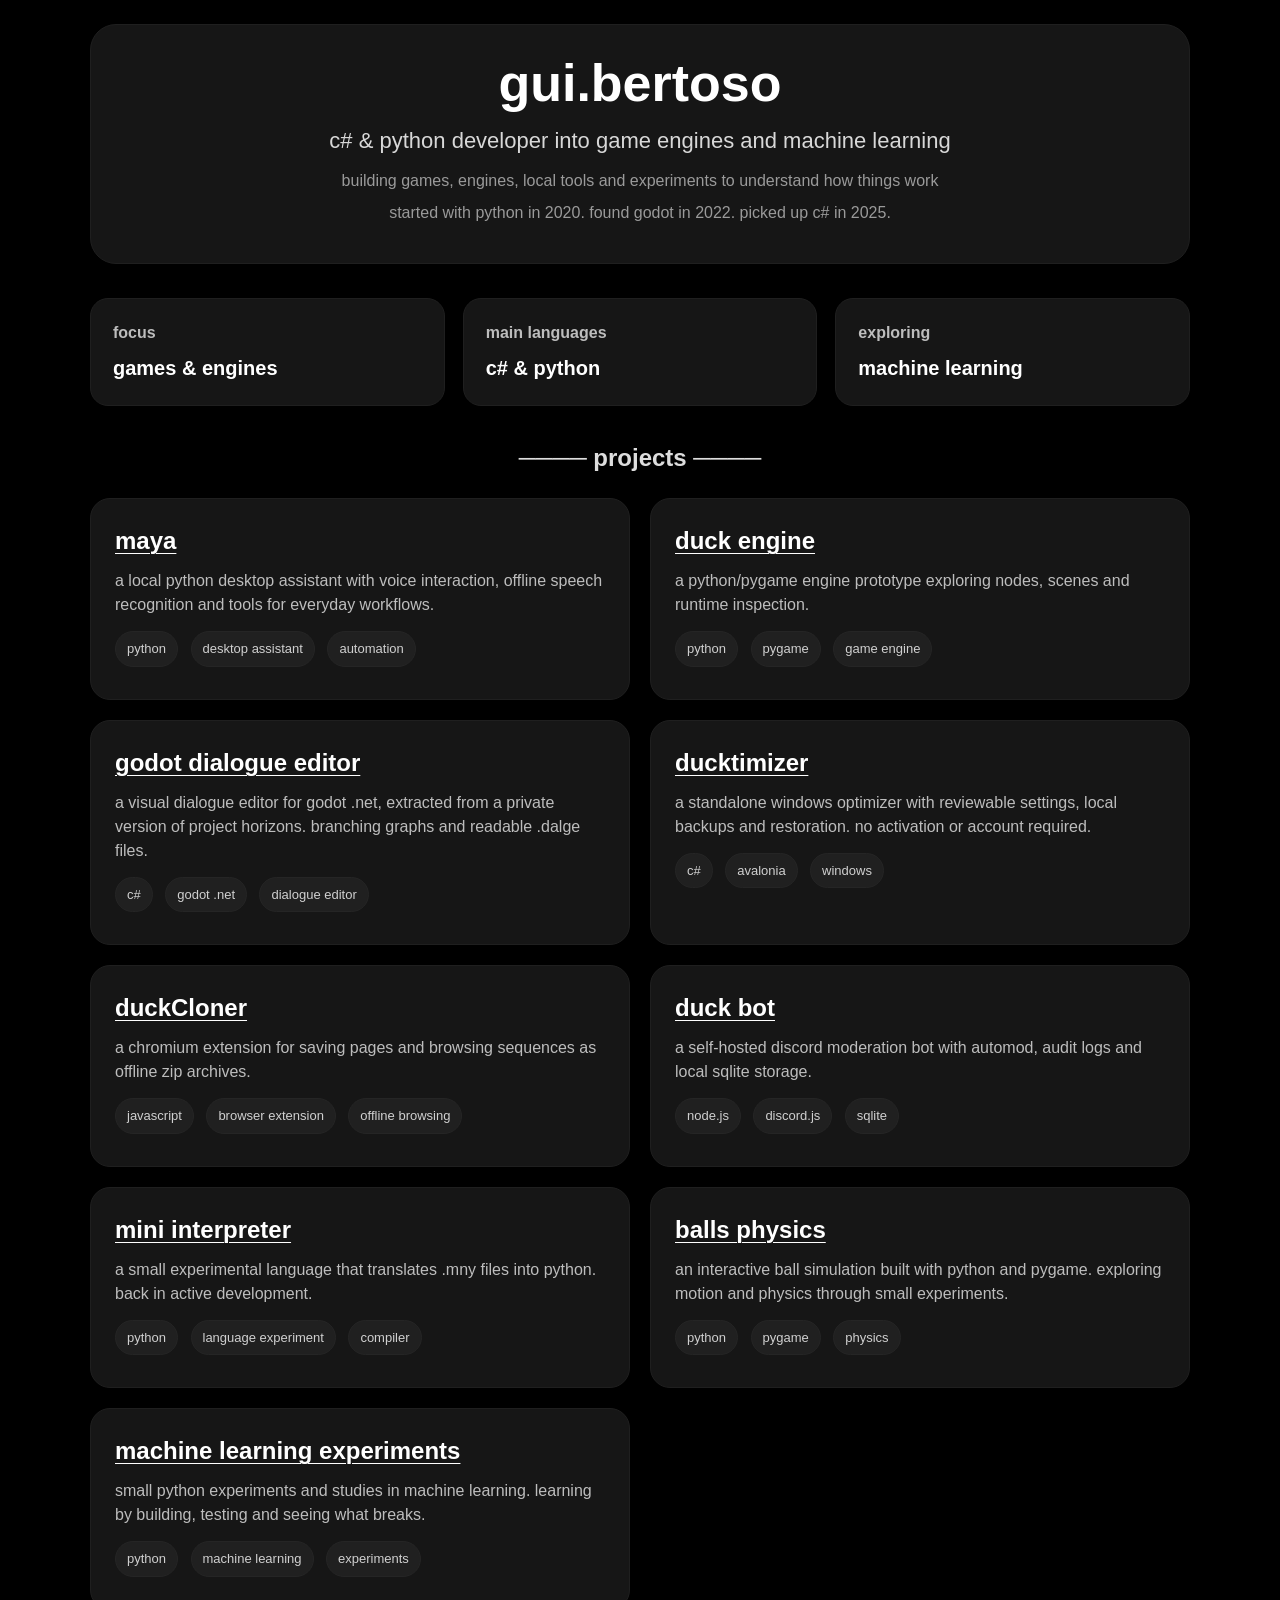
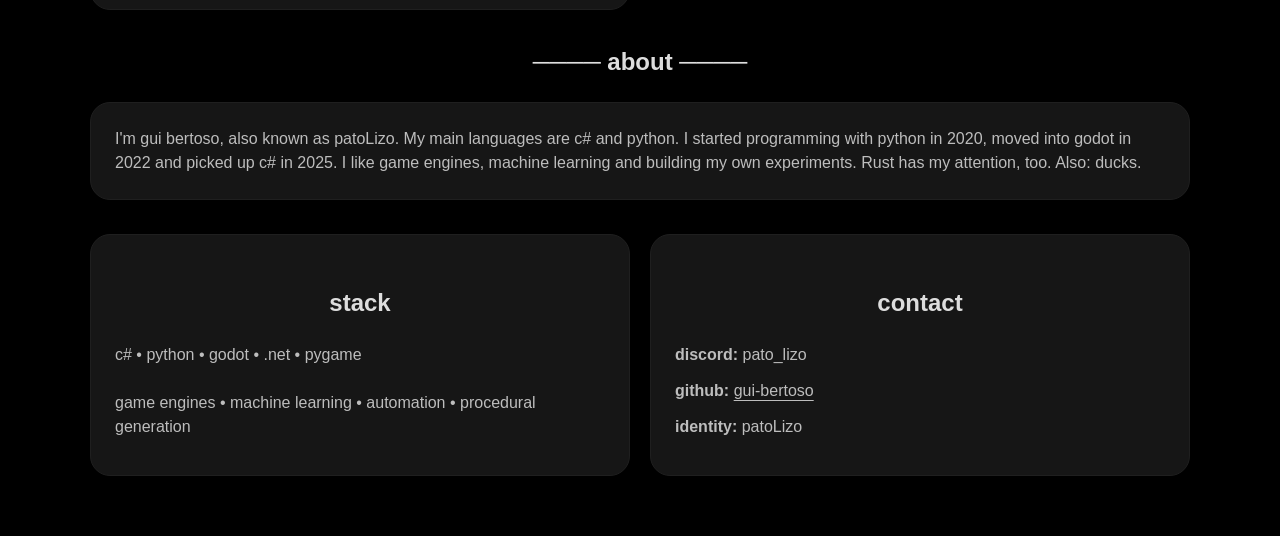
<file: index.html>
<!DOCTYPE html>
<html lang="en-CA">
<head>
    <link rel="stylesheet" href="style.css">
    <meta charset="UTF-8" />
    <meta name="viewport" content="width=device-width, initial-scale=1.0" />
    <meta name="description" content="gui.bertoso — C# and Python developer exploring game engines, machine learning and open-source tools." />
    <title>gui.bertoso | portfolio</title>
</head>
<body>
<a class="skip-link" href="#projects">skip to projects</a>
<main class="container" id="main-content">
    <header class="hero">
        <h1>gui.bertoso</h1>
        <p class="subtitle">c# &amp; python developer into game engines and machine learning</p>
        <p class="small-text">building games, engines, local tools and experiments to understand how things work</p>
        <p class="small-text">started with python in 2020. found godot in 2022. picked up c# in 2025.</p>
    </header>

    <section class="stats-grid">
        <div class="stat-box">
            <h3>focus</h3>
            <p>games &amp; engines</p>
        </div>
        <div class="stat-box">
            <h3>main languages</h3>
            <p>c# &amp; python</p>
        </div>
        <div class="stat-box">
            <h3>exploring</h3>
            <p>machine learning</p>
        </div>
    </section>

    <section id="projects" tabindex="-1" aria-labelledby="projects-title">
        <h2 class="section-title" id="projects-title">──── projects ────</h2>

        <div class="projects-grid">
            <article class="project">
                <h2><a href="https://github.com/gui-bertoso/maya">maya</a></h2>
                <p>a local python desktop assistant with voice interaction, offline speech recognition and tools for everyday workflows.</p>
                <span class="tag">python</span>
                <span class="tag">desktop assistant</span>
                <span class="tag">automation</span>
            </article>
            <article class="project">
                <h2><a href="https://github.com/gui-bertoso/duck-engine-python">duck engine</a></h2>
                <p>a python/pygame engine prototype exploring nodes, scenes and runtime inspection.</p>
                <span class="tag">python</span>
                <span class="tag">pygame</span>
                <span class="tag">game engine</span>
            </article>
            <article class="project">
                <h2><a href="https://github.com/gui-bertoso/godot-dialogue-editor">godot dialogue editor</a></h2>
                <p>a visual dialogue editor for godot .net, extracted from a private version of project horizons. branching graphs and readable .dalge files.</p>
                <span class="tag">c#</span>
                <span class="tag">godot .net</span>
                <span class="tag">dialogue editor</span>
            </article>
            <article class="project">
                <h2><a href="https://github.com/gui-bertoso/ducktimizer">ducktimizer</a></h2>
                <p>a standalone windows optimizer with reviewable settings, local backups and restoration. no activation or account required.</p>
                <span class="tag">c#</span>
                <span class="tag">avalonia</span>
                <span class="tag">windows</span>
            </article>
            <article class="project">
                <h2><a href="https://github.com/gui-bertoso/duck-cloner">duckCloner</a></h2>
                <p>a chromium extension for saving pages and browsing sequences as offline zip archives.</p>
                <span class="tag">javascript</span>
                <span class="tag">browser extension</span>
                <span class="tag">offline browsing</span>
            </article>
            <article class="project">
                <h2><a href="https://github.com/gui-bertoso/duck-bot">duck bot</a></h2>
                <p>a self-hosted discord moderation bot with automod, audit logs and local sqlite storage.</p>
                <span class="tag">node.js</span>
                <span class="tag">discord.js</span>
                <span class="tag">sqlite</span>
            </article>
            <article class="project">
                <h2><a href="https://github.com/gui-bertoso/mini-interpreter">mini interpreter</a></h2>
                <p>a small experimental language that translates .mny files into python. back in active development.</p>
                <span class="tag">python</span>
                <span class="tag">language experiment</span>
                <span class="tag">compiler</span>
            </article>
            <article class="project">
                <h2><a href="https://github.com/gui-bertoso/balls-physics">balls physics</a></h2>
                <p>an interactive ball simulation built with python and pygame. exploring motion and physics through small experiments.</p>
                <span class="tag">python</span>
                <span class="tag">pygame</span>
                <span class="tag">physics</span>
            </article>
            <article class="project">
                <h2><a href="https://github.com/gui-bertoso/machine-learning-experiments">machine learning experiments</a></h2>
                <p>small python experiments and studies in machine learning. learning by building, testing and seeing what breaks.</p>
                <span class="tag">python</span>
                <span class="tag">machine learning</span>
                <span class="tag">experiments</span>
            </article>
        </div>
    </section>

    <section id="about">
        <h2 class="section-title">──── about ────</h2>
        <div class="about-box">
            <p>
                I'm gui bertoso, also known as patoLizo. My main languages are c# and python.
                I started programming with python in 2020, moved into godot in 2022 and picked up c# in 2025.
                I like game engines, machine learning and building my own experiments. Rust has my attention, too.
                Also: ducks.
            </p>
        </div>
    </section>

    <section class="bottom-grid">
        <div id="stack" class="stack-box">
            <h2 class="section-title">stack</h2>
            <p>
                c# • python • godot • .net • pygame<br><br>
                game engines • machine learning • automation • procedural generation
            </p>
        </div>

        <div id="contact" class="contact-box">
            <h2 class="section-title">contact</h2>
            <p class="contact-line"><b>discord:</b> pato_lizo</p>
            <p class="contact-line"><b>github:</b> <a href="https://github.com/gui-bertoso">gui-bertoso</a></p>
            <p class="contact-line"><b>identity:</b> patoLizo</p>
        </div>
    </section>
</main>
</body>
</html>
</file>
<file: style.css>
* {
    margin: 0;
    padding: 0;
    box-sizing: border-box;
}

html {
    scroll-behavior: smooth;
}

body {
    background: #000000;
    color: #ffffff;
    font-family: Arial, Helvetica, sans-serif;
    line-height: 1.5;
}

a {
    color: inherit;
    text-decoration: none;
}

.container {
    width: 90%;
    max-width: 1100px;
    margin: 0 auto;
    padding: 24px 0 40px 0;
}

.navbar {
    width: 100%;
    border: 1px solid #1f1f1f;
    background: #0b0b0b;
    border-radius: 18px;
    padding: 16px 20px;
    margin-bottom: 24px;
}

.nav-content {
    display: flex;
    justify-content: space-between;
    align-items: center;
    gap: 16px;
    flex-wrap: wrap;
}

.logo {
    font-size: 20px;
    font-weight: bold;
}

.nav-links {
    display: flex;
    gap: 18px;
    flex-wrap: wrap;
    color: #bdbdbd;
}

.nav-links a:hover {
    color: #ffffff;
}

.hero {
    width: 100%;
    min-height: auto;
    border: 1px solid #1f1f1f;
    background: #161616;
    border-radius: 26px;
    text-align: center;
    padding: 30px 24px;
    margin-bottom: 34px;
}


h1 {
    font-size: 52px;
    margin-bottom: 12px;
    line-height: 1.1;
}

.subtitle {
    font-size: 22px;
    color: #d8d8d8;
    margin-bottom: 12px;
}

.small-text {
    font-size: 16px;
    color: #9a9a9a;
    margin-bottom: 8px;
}

.stats-grid {
    display: grid;
    grid-template-columns: repeat(3, 1fr);
    gap: 18px;
    margin-bottom: 34px;
}

.stat-box {
    background: #161616;
    border: 1px solid #1f1f1f;
    border-radius: 18px;
    padding: 22px;
}

.stat-box h3 {
    font-size: 16px;
    color: #bdbdbd;
    margin-bottom: 8px;
}

.stat-box p {
    font-size: 20px;
    font-weight: bold;
}

.section-title {
    text-align: center;
    font-size: 24px;
    margin-top: 26px;
    margin-bottom: 22px;
    color: #dddddd;
}

.projects-grid {
    display: grid;
    grid-template-columns: 1fr 1fr;
    gap: 20px;
    margin-bottom: 34px;
}

.project {
    width: 100%;
    background: #161616;
    border: 1px solid #1f1f1f;
    border-radius: 20px;
    padding: 24px;
}

.project.main-project {
    border: 1px solid #313131;
}

.project h2 {
    font-size: 24px;
    margin-bottom: 10px;
}

.project p {
    color: #bdbdbd;
    margin-bottom: 14px;
}

.tag {
    display: inline-block;
    background: #202020;
    border: 1px solid #252525;
    color: #d0d0d0;
    padding: 7px 11px;
    border-radius: 999px;
    font-size: 13px;
    margin-right: 8px;
    margin-bottom: 8px;
}

.about-box,
.stack-box,
.contact-box {
    background: #161616;
    border: 1px solid #1f1f1f;
    border-radius: 20px;
    padding: 24px;
}

.about-box {
    margin-bottom: 34px;
}

.about-box p,
.stack-box p,
.contact-box p {
    color: #bdbdbd;
    font-size: 16px;
}

.bottom-grid {
    display: grid;
    grid-template-columns: 1fr 1fr;
    gap: 20px;
    margin-bottom: 20px;
}

.contact-line {
    margin-bottom: 12px;
}

.footer {
    text-align: center;
    color: #7d7d7d;
    margin-top: 12px;
    padding-bottom: 10px;
    font-size: 15px;
}

@media (max-width: 900px) {
    h1 {
    font-size: 38px;
    }

    .subtitle {
    font-size: 18px;
    }

    .stats-grid,
    .projects-grid,
    .bottom-grid {
    grid-template-columns: 1fr;
    }
}

@media (max-width: 520px) {
    .container {
    width: 92%;
    }

    .hero {
    padding: 42px 18px;
    }

    h1 {
    font-size: 32px;
    }


    .nav-content {
    justify-content: center;
    }
}

/* Keep project links recognizable without relying on hover. */
.project h2 a,
.contact-line a {
    text-decoration: underline;
    text-decoration-thickness: 1px;
    text-underline-offset: 4px;
}

a:focus-visible,
#projects:focus-visible {
    outline: 3px solid #f0ce77;
    outline-offset: 5px;
}

.skip-link {
    position: absolute;
    left: 16px;
    top: 12px;
    transform: translateY(-200%);
    padding: 10px 16px;
    background: #ffffff;
    color: #000000;
    z-index: 10;
}

.skip-link:focus {
    transform: translateY(0);
}

@media (prefers-reduced-motion: reduce) {
    html {
        scroll-behavior: auto;
    }
}
</file>
